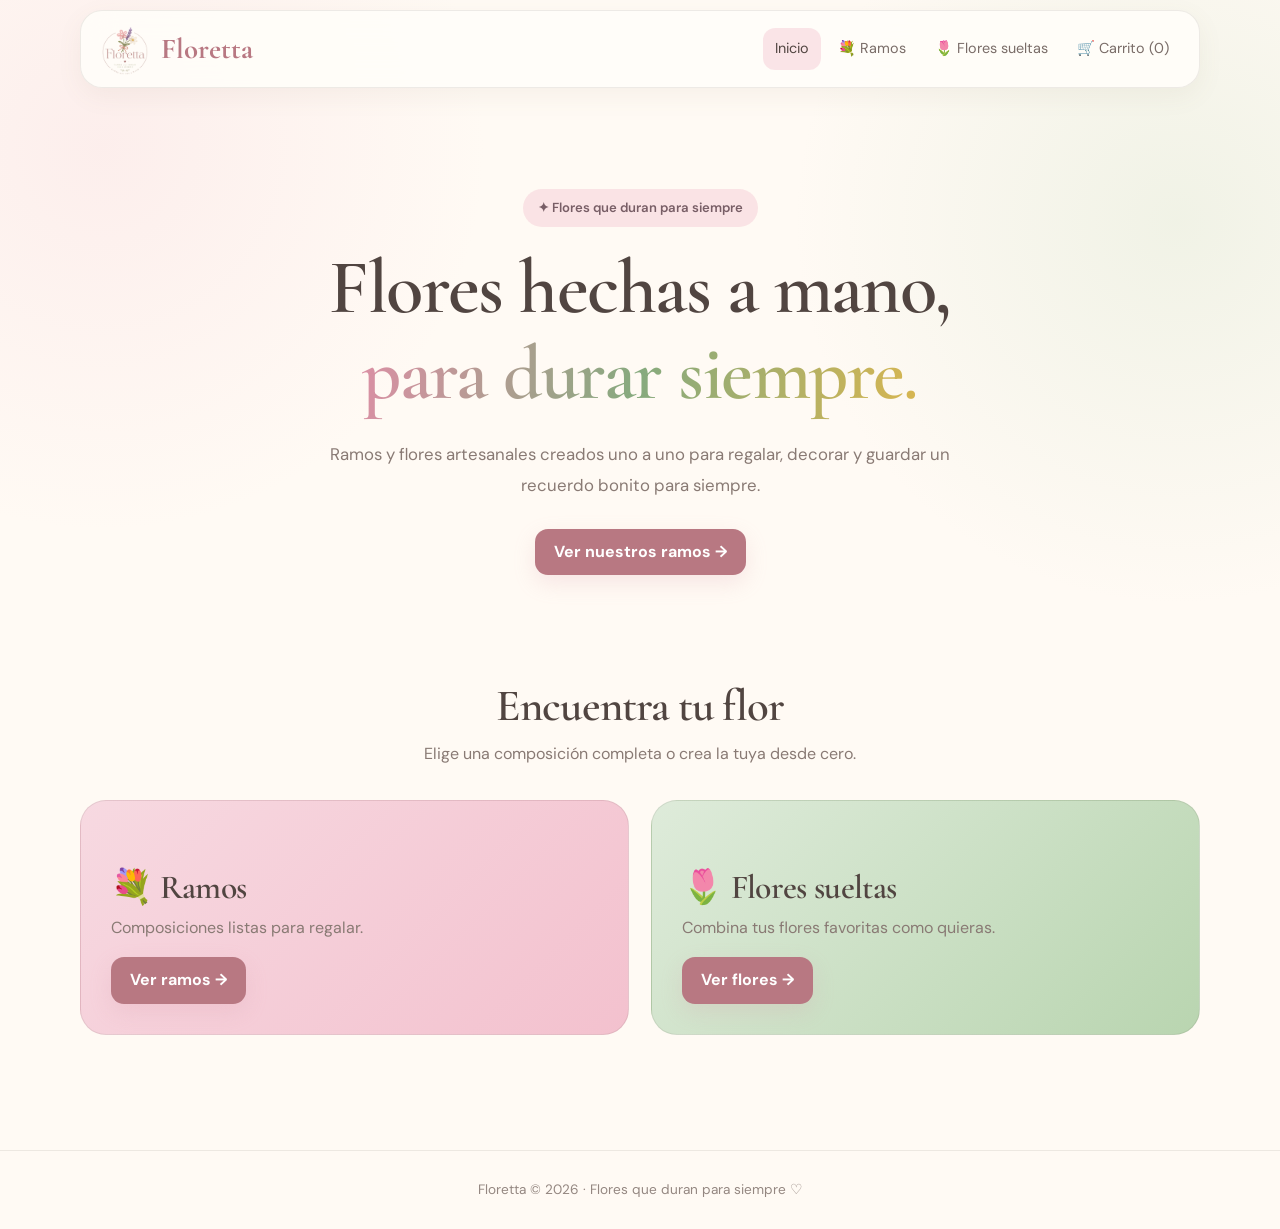
<file: index.html>
<!DOCTYPE html>
<html lang="es">
 <head>
  <meta charset="utf-8"/>
  <meta content="width=device-width,initial-scale=1" name="viewport"/>
  <title>
   Floretta &mdash; Flores artesanales
  </title>
  <link href="style.css" rel="stylesheet"/>
  <meta content="Floretta: flores y ramos artesanales hechos a mano para durar para siempre." name="description"/>
 </head>
 <body>
  <nav>
   <a class="logo-wrap" href="index.html">
    <img alt="Floretta" class="logo-img" src="logo-floretta.png"/>
    <span class="brand-name">
     Floretta
    </span>
   </a>
   <div class="links">
    <a class="active" href="index.html">
     Inicio
    </a>
    <a class="" href="ramos.html">
     💐 Ramos
    </a>
    <a class="" href="flores.html">
     🌷 Flores sueltas
    </a>
    <a href="carrito.html">
     🛒 Carrito (
     <span id="count">
      0
     </span>
     )
    </a>
   </div>
  </nav>
  <main>
   <section class="hero">
    <div class="hero-inner reveal">
     <span class="eyebrow">
      ✦ Flores que duran para siempre
     </span>
     <h1>
      Flores hechas a mano,
      <br/>
      <span class="gradient">
       para durar siempre.
      </span>
     </h1>
     <p>
      Ramos y flores artesanales creados uno a uno para regalar, decorar y guardar un recuerdo bonito para siempre.
     </p>
     <a class="btn" href="ramos.html">
      Ver nuestros ramos &rarr;
     </a>
    </div>
   </section>
   <section class="section">
    <div class="section-title reveal">
     <h2>
      Encuentra tu flor
     </h2>
     <p>
      Elige una composici&oacute;n completa o crea la tuya desde cero.
     </p>
    </div>
    <div class="categories">
     <a class="category cat-pink reveal" href="ramos.html">
      <h3>
       💐 Ramos
      </h3>
      <p>
       Composiciones listas para regalar.
      </p>
      <span class="btn">
       Ver ramos &rarr;
      </span>
     </a>
     <a class="category cat-green reveal" href="flores.html">
      <h3>
       🌷 Flores sueltas
      </h3>
      <p>
       Combina tus flores favoritas como quieras.
      </p>
      <span class="btn">
       Ver flores &rarr;
      </span>
     </a>
    </div>
   </section>
  </main>
  <footer>
   Floretta &copy; 2026 &middot; Flores que duran para siempre ♡
  </footer>
  <div id="toast">
  </div>
  <script src="script.js">
  </script>
 </body>
</html>
</file>
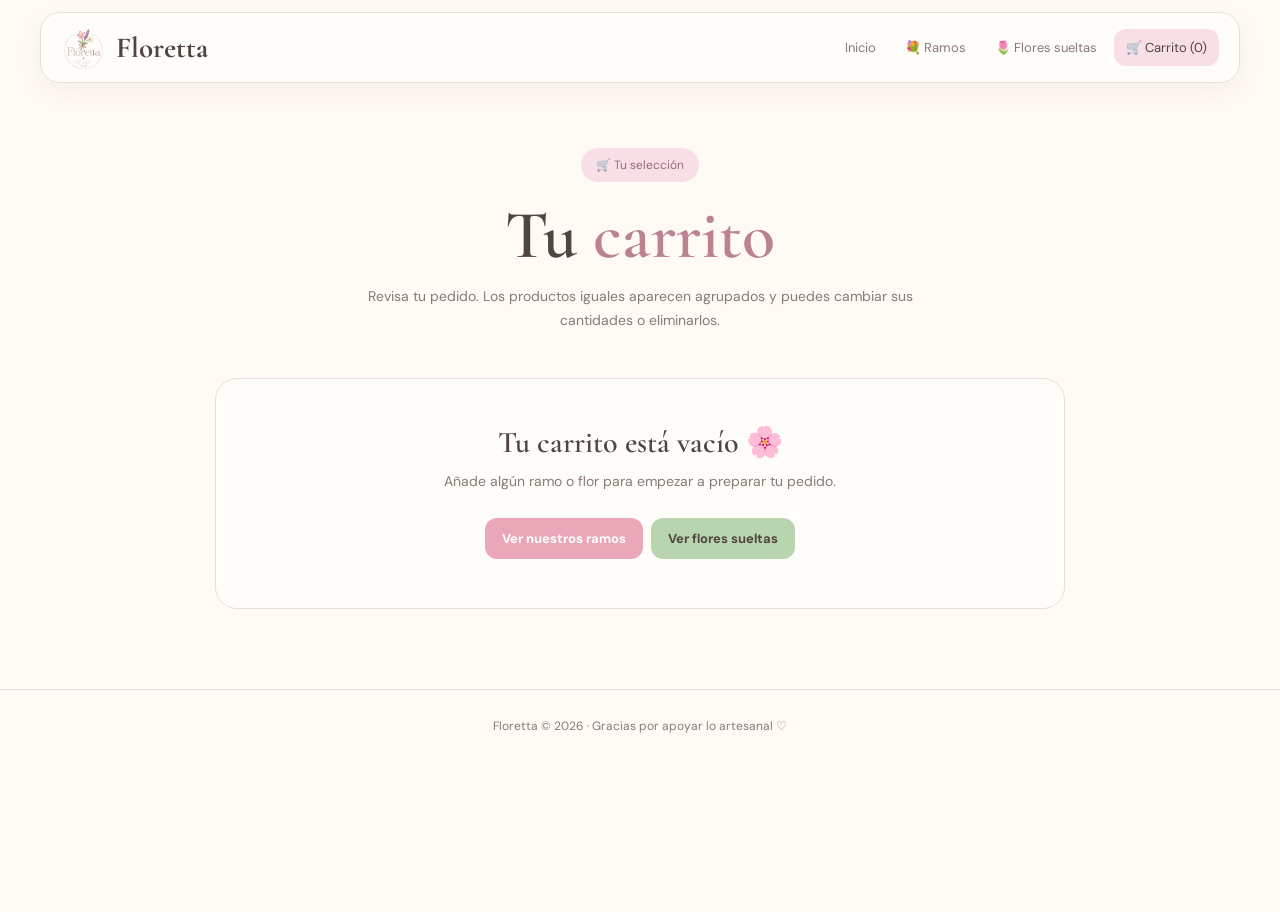
<file: carrito.html>
<!DOCTYPE html>
<html lang="es">
<head>
<meta charset="UTF-8">
<meta name="viewport" content="width=device-width, initial-scale=1.0">
<title>Floretta — Carrito</title>
<link rel="preconnect" href="https://fonts.googleapis.com">
<link rel="preconnect" href="https://fonts.gstatic.com" crossorigin>
<link href="https://fonts.googleapis.com/css2?family=Cormorant+Garamond:wght@400;500;600;700&family=DM+Sans:wght@400;500;600;700&display=swap" rel="stylesheet">
<style>
:root{--cream:#fffaf4;--white:#fffdf9;--pink:#e9a7b8;--pink-light:#f8dfe6;--green:#b9d5b0;--brown:#514541;--muted:#897a74;--border:#eaded8;--red:#b85e68;--wa:#25d366}
*{box-sizing:border-box;margin:0;padding:0}body{min-height:100vh;background:var(--cream);color:var(--brown);font-family:"DM Sans",sans-serif}a{color:inherit;text-decoration:none}
nav{position:sticky;top:12px;z-index:10;width:calc(100% - 32px);max-width:1200px;margin:12px auto 0;padding:12px 20px;display:flex;align-items:center;justify-content:space-between;gap:20px;background:#fffdf9f2;border:1px solid var(--border);border-radius:20px;box-shadow:0 8px 25px #78645a12;backdrop-filter:blur(14px)}
.logo-wrap{display:flex;align-items:center;gap:10px}.logo-img{width:45px;height:45px;object-fit:contain}.brand-name{font-family:"Cormorant Garamond",serif;font-size:29px;font-weight:700}.links{display:flex;align-items:center;gap:5px}.links a{padding:10px 12px;border-radius:12px;color:var(--muted);font-size:13px}.links a:hover,.links a.active{background:var(--pink-light);color:var(--brown)}
.page-hero{text-align:center;padding:65px 20px 35px}.eyebrow{display:inline-block;padding:9px 15px;margin-bottom:18px;border-radius:30px;background:var(--pink-light);color:#946b77;font-size:12px}h1{font-family:"Cormorant Garamond",serif;font-size:clamp(44px,7vw,68px);font-weight:600;line-height:1.05}.gradient{color:#bb8292}.page-hero p{max-width:580px;margin:14px auto 0;color:var(--muted);line-height:1.7;font-size:14px}
.section{width:calc(100% - 32px);max-width:850px;margin:0 auto;padding:10px 0 80px}.cart-list{display:grid;gap:12px}.cart-item{display:grid;grid-template-columns:1fr auto auto;align-items:center;gap:18px;padding:18px 20px;background:var(--white);border:1px solid var(--border);border-radius:18px;box-shadow:0 6px 20px #78645a0a;animation:appear .25s ease}.item-name{font-family:"Cormorant Garamond",serif;font-size:24px;font-weight:600}.item-note{font-size:12px;color:var(--muted);margin-top:3px}.item-price{font-weight:700;white-space:nowrap}.item-total{display:block;color:var(--muted);font-size:12px;font-weight:400;margin-top:3px}
.quantity{display:flex;align-items:center;gap:9px}.quantity button{width:31px;height:31px;border:1px solid var(--border);border-radius:9px;background:#fff;color:var(--brown);font-size:18px;cursor:pointer}.quantity button:hover{background:var(--pink-light)}.remove{border:1px solid #e8c4c8;background:#fff4f4;color:var(--red);border-radius:11px;padding:9px 12px;font:600 12px "DM Sans",sans-serif;cursor:pointer}.remove:hover{background:#f8dfe6}
.summary{margin-top:20px;padding:22px;background:#fffdf9;border:1px solid var(--border);border-radius:20px}.summary-row{display:flex;justify-content:space-between;align-items:center;gap:15px;margin-bottom:16px}.total-label{color:var(--muted);font-size:14px}.total{font-size:27px;font-weight:700}.actions{display:flex;justify-content:space-between;gap:12px;flex-wrap:wrap}.btn{display:inline-flex;align-items:center;justify-content:center;padding:12px 17px;border:0;border-radius:12px;background:var(--pink);color:#fff;font:700 13px "DM Sans",sans-serif;cursor:pointer;transition:.2s}.btn:hover{transform:translateY(-2px)}.btn.secondary{background:var(--green);color:var(--brown)}
.empty{text-align:center;padding:45px 22px;background:var(--white);border:1px solid var(--border);border-radius:22px}.empty h2{font:600 30px "Cormorant Garamond",serif}.empty p{margin:9px 0 22px;color:var(--muted);font-size:14px;line-height:1.6}.empty .btn{margin:4px}
footer{padding:28px 20px;border-top:1px solid var(--border);color:var(--muted);text-align:center;font-size:12px}#toast{position:fixed;right:20px;bottom:20px;z-index:30;max-width:calc(100% - 40px);padding:13px 17px;border:1px solid var(--border);border-radius:14px;background:var(--white);box-shadow:0 10px 30px #78645a22;font-size:13px;opacity:0;transform:translateY(12px);transition:.25s;pointer-events:none}#toast.show{opacity:1;transform:translateY(0)}
.modal-backdrop{position:fixed;inset:0;z-index:50;display:none;align-items:center;justify-content:center;padding:20px;background:#3e302c80;backdrop-filter:blur(5px)}.modal-backdrop.open{display:flex}.contact-modal{position:relative;width:100%;max-width:430px;padding:34px 27px 28px;background:var(--white);border:1px solid var(--border);border-radius:26px;box-shadow:0 25px 80px #291b1b35;text-align:center;animation:modalIn .22s ease}.modal-close{position:absolute;top:13px;right:14px;width:35px;height:35px;border:1px solid var(--border);border-radius:50%;background:#fff;color:var(--brown);font-size:21px;cursor:pointer}.modal-flower{width:60px;height:60px;margin:0 auto 14px;display:grid;place-items:center;border-radius:50%;background:var(--pink-light);font-size:29px}.contact-modal h2{font:600 34px "Cormorant Garamond",serif;margin-bottom:8px}.contact-modal>p{font-size:13px;color:var(--muted);line-height:1.65;margin-bottom:20px}.contact-option{display:flex;align-items:center;gap:13px;text-align:left;padding:14px;margin:10px 0;border:1px solid var(--border);border-radius:15px;background:#fff}.contact-icon{flex:0 0 40px;width:40px;height:40px;display:grid;place-items:center;border-radius:12px;background:var(--pink-light);font-size:19px}.contact-option small{display:block;color:var(--muted);font-size:11px;margin-bottom:3px}.contact-option strong{font-size:14px;overflow-wrap:anywhere}.contact-option.whatsapp{border-color:#bce9cc;background:#f6fff8}.contact-option.whatsapp .contact-icon{background:#d9f8e4}.contact-option.whatsapp strong{color:#167c3b}.contact-hint{font-size:11px!important;margin:15px 0 0!important}
@keyframes appear{from{opacity:0;transform:translateY(8px)}to{opacity:1;transform:translateY(0)}}@keyframes modalIn{from{opacity:0;transform:translateY(8px) scale(.98)}to{opacity:1;transform:translateY(0) scale(1)}}@media(max-width:600px){nav{position:relative;top:0;flex-direction:column;gap:8px;padding:10px}.links{justify-content:center;flex-wrap:wrap}.links a{font-size:11px;padding:8px}.page-hero{padding:45px 16px 28px}.cart-item{grid-template-columns:1fr auto;gap:12px;padding:15px}.item-price{grid-column:1}.quantity{grid-column:2;grid-row:1}.remove{grid-column:1/3;justify-self:end}.actions{flex-direction:column}.actions .btn{width:100%}.contact-modal{padding:32px 18px 24px}}
</style>
</head>
<body>
<nav>
  <a class="logo-wrap" href="index.html"><img class="logo-img" src="logo-floretta.png" alt="Logo de Floretta"><span class="brand-name">Floretta</span></a>
  <div class="links"><a href="index.html">Inicio</a><a href="ramos.html">💐 Ramos</a><a href="flores.html">🌷 Flores sueltas</a><a class="active" href="carrito.html">🛒 Carrito (<span id="count">0</span>)</a></div>
</nav>
<main>
  <section class="page-hero"><span class="eyebrow">🛒 Tu selección</span><h1>Tu <span class="gradient">carrito</span></h1><p>Revisa tu pedido. Los productos iguales aparecen agrupados y puedes cambiar sus cantidades o eliminarlos.</p></section>
  <section class="section"><div id="cartItems" class="cart-list" aria-live="polite"></div><div id="summary"></div></section>
</main>
<footer>Floretta © 2026 · Gracias por apoyar lo artesanal ♡</footer>
<div id="toast" role="status" aria-live="polite"></div>

<div class="modal-backdrop" id="contactModal" role="dialog" aria-modal="true" aria-labelledby="contactTitle">
  <div class="contact-modal">
    <button class="modal-close" id="closeModal" type="button" aria-label="Cerrar ventana">×</button>
    <div class="modal-flower">💐</div>
    <h2 id="contactTitle">¡Hablemos de tu pedido!</h2>
    <p>Gracias por elegir Floretta. Escríbeme para confirmar los detalles y preparar tus flores con cariño.</p>
    <a class="contact-option whatsapp" id="whatsappLink" href="https://wa.me/34630379517" target="_blank" rel="noopener noreferrer">
      <span class="contact-icon">✆</span><span><small>WhatsApp</small><strong>630 379 517 · Abrir chat</strong></span>
    </a>
    <a class="contact-option" id="instagramLink" href="https://www.instagram.com/floretta_ramoseternos/" target="_blank" rel="noopener noreferrer">
      <span class="contact-icon">♡</span><span><small>Instagram</small><strong>@floretta_ramoseternos</strong></span>
    </a>
    <a class="contact-option" id="emailLink" href="mailto:floretta.ramoseternos@gmail.com">
      <span class="contact-icon">✉</span><span><small>Correo electrónico</small><strong>floretta.ramoseternos@gmail.com</strong></span>
    </a>
    <p class="contact-hint">El correo es de ejemplo. Puedes cambiarlo en el código de <strong>carrito.html</strong>.</p>
  </div>
</div>

<script>
const CART_KEY="floresCart",countEl=document.getElementById("count"),itemsEl=document.getElementById("cartItems"),summaryEl=document.getElementById("summary"),toastEl=document.getElementById("toast");
let toastTimer;
function readCart(){try{const data=JSON.parse(localStorage.getItem(CART_KEY)||"[]");return Array.isArray(data)?data:[]}catch(e){return []}}
function priceToNumber(price){const n=Number.parseFloat(String(price||"").replace(/[^\d,.-]/g,"").replace(",","."));return Number.isFinite(n)?n:0}
function formatPrice(value){return value.toLocaleString("es-ES",{style:"currency",currency:"EUR"})}
function saveCart(cart){localStorage.setItem(CART_KEY,JSON.stringify(cart));countEl.textContent=cart.reduce((sum,item)=>sum+(Number(item.quantity)||1),0)}
function showToast(message){toastEl.textContent=message;toastEl.classList.add("show");clearTimeout(toastTimer);toastTimer=setTimeout(()=>toastEl.classList.remove("show"),2100)}
function escapeHTML(value){return String(value).replace(/[&<>"']/g,c=>({"&":"&amp;","<":"&lt;",">":"&gt;",'"':"&quot;","'":"&#39;"}[c]))}
function getGroupedCart(){const grouped=[];for(const item of readCart()){const name=String(item.name||"Producto"),price=String(item.price||"0 €"),existing=grouped.find(x=>x.name.toLowerCase()===name.toLowerCase()&&priceToNumber(x.price)===priceToNumber(price)),quantity=Math.max(1,Number(item.quantity)||1);if(existing)existing.quantity+=quantity;else grouped.push({name,price,quantity})}return grouped}
function persistGroupedCart(grouped){saveCart(grouped.map(item=>({name:item.name,price:item.price,quantity:item.quantity})))}
function removeItem(index){const cart=getGroupedCart();if(!cart[index])return;const name=cart[index].name;cart.splice(index,1);persistGroupedCart(cart);renderCart();showToast(name+" eliminado del carrito")}
function changeQuantity(index,delta){const cart=getGroupedCart();if(!cart[index])return;cart[index].quantity+=delta;if(cart[index].quantity<=0){const name=cart[index].name;cart.splice(index,1);showToast(name+" eliminado del carrito")}else showToast("Cantidad actualizada");persistGroupedCart(cart);renderCart()}
function renderCart(){const cart=getGroupedCart();persistGroupedCart(cart);if(!cart.length){itemsEl.innerHTML='<div class="empty"><h2>Tu carrito está vacío 🌸</h2><p>Añade algún ramo o flor para empezar a preparar tu pedido.</p><a class="btn" href="ramos.html">Ver nuestros ramos</a><a class="btn secondary" href="flores.html">Ver flores sueltas</a></div>';summaryEl.innerHTML="";return}
itemsEl.innerHTML=cart.map((item,index)=>`<article class="cart-item"><div><div class="item-name">🌸 ${escapeHTML(item.name)}</div><div class="item-note">Precio por unidad: ${formatPrice(priceToNumber(item.price))}</div></div><div class="item-price">${formatPrice(priceToNumber(item.price)*item.quantity)}<span class="item-total">${item.quantity} ${item.quantity===1?"unidad":"unidades"}</span></div><div class="quantity" aria-label="Cantidad de ${escapeHTML(item.name)}"><button type="button" data-minus="${index}" aria-label="Quitar una unidad">−</button><span>${item.quantity}</span><button type="button" data-plus="${index}" aria-label="Añadir una unidad">+</button></div><button class="remove" type="button" data-remove="${index}">✕ Eliminar producto</button></article>`).join("");
const total=cart.reduce((sum,item)=>sum+priceToNumber(item.price)*item.quantity,0),units=cart.reduce((sum,item)=>sum+item.quantity,0);
summaryEl.innerHTML=`<div class="summary"><div class="summary-row"><span class="total-label">Total (${units} ${units===1?"producto":"productos"})</span><strong class="total">${formatPrice(total)}</strong></div><div class="actions"><button class="btn secondary" id="clearCart" type="button">Vaciar carrito</button><button class="btn" id="contactButton" type="button">Contáctame ♡</button></div></div>`;
itemsEl.querySelectorAll("[data-remove]").forEach(b=>b.addEventListener("click",()=>removeItem(Number(b.dataset.remove))));itemsEl.querySelectorAll("[data-minus]").forEach(b=>b.addEventListener("click",()=>changeQuantity(Number(b.dataset.minus),-1)));itemsEl.querySelectorAll("[data-plus]").forEach(b=>b.addEventListener("click",()=>changeQuantity(Number(b.dataset.plus),1)));
document.getElementById("clearCart").addEventListener("click",()=>{if(confirm("¿Quieres eliminar todos los productos del carrito?")){persistGroupedCart([]);renderCart();showToast("Carrito vacío")}});
document.getElementById("contactButton").addEventListener("click",openContactModal)}
const modal=document.getElementById("contactModal");
function openContactModal(){modal.classList.add("open");document.getElementById("closeModal").focus()}
function closeContactModal(){modal.classList.remove("open")}
document.getElementById("closeModal").addEventListener("click",closeContactModal);
modal.addEventListener("click",event=>{if(event.target===modal)closeContactModal()});
document.addEventListener("keydown",event=>{if(event.key==="Escape")closeContactModal()});
renderCart();
</script>
</body>
</html>
</file>
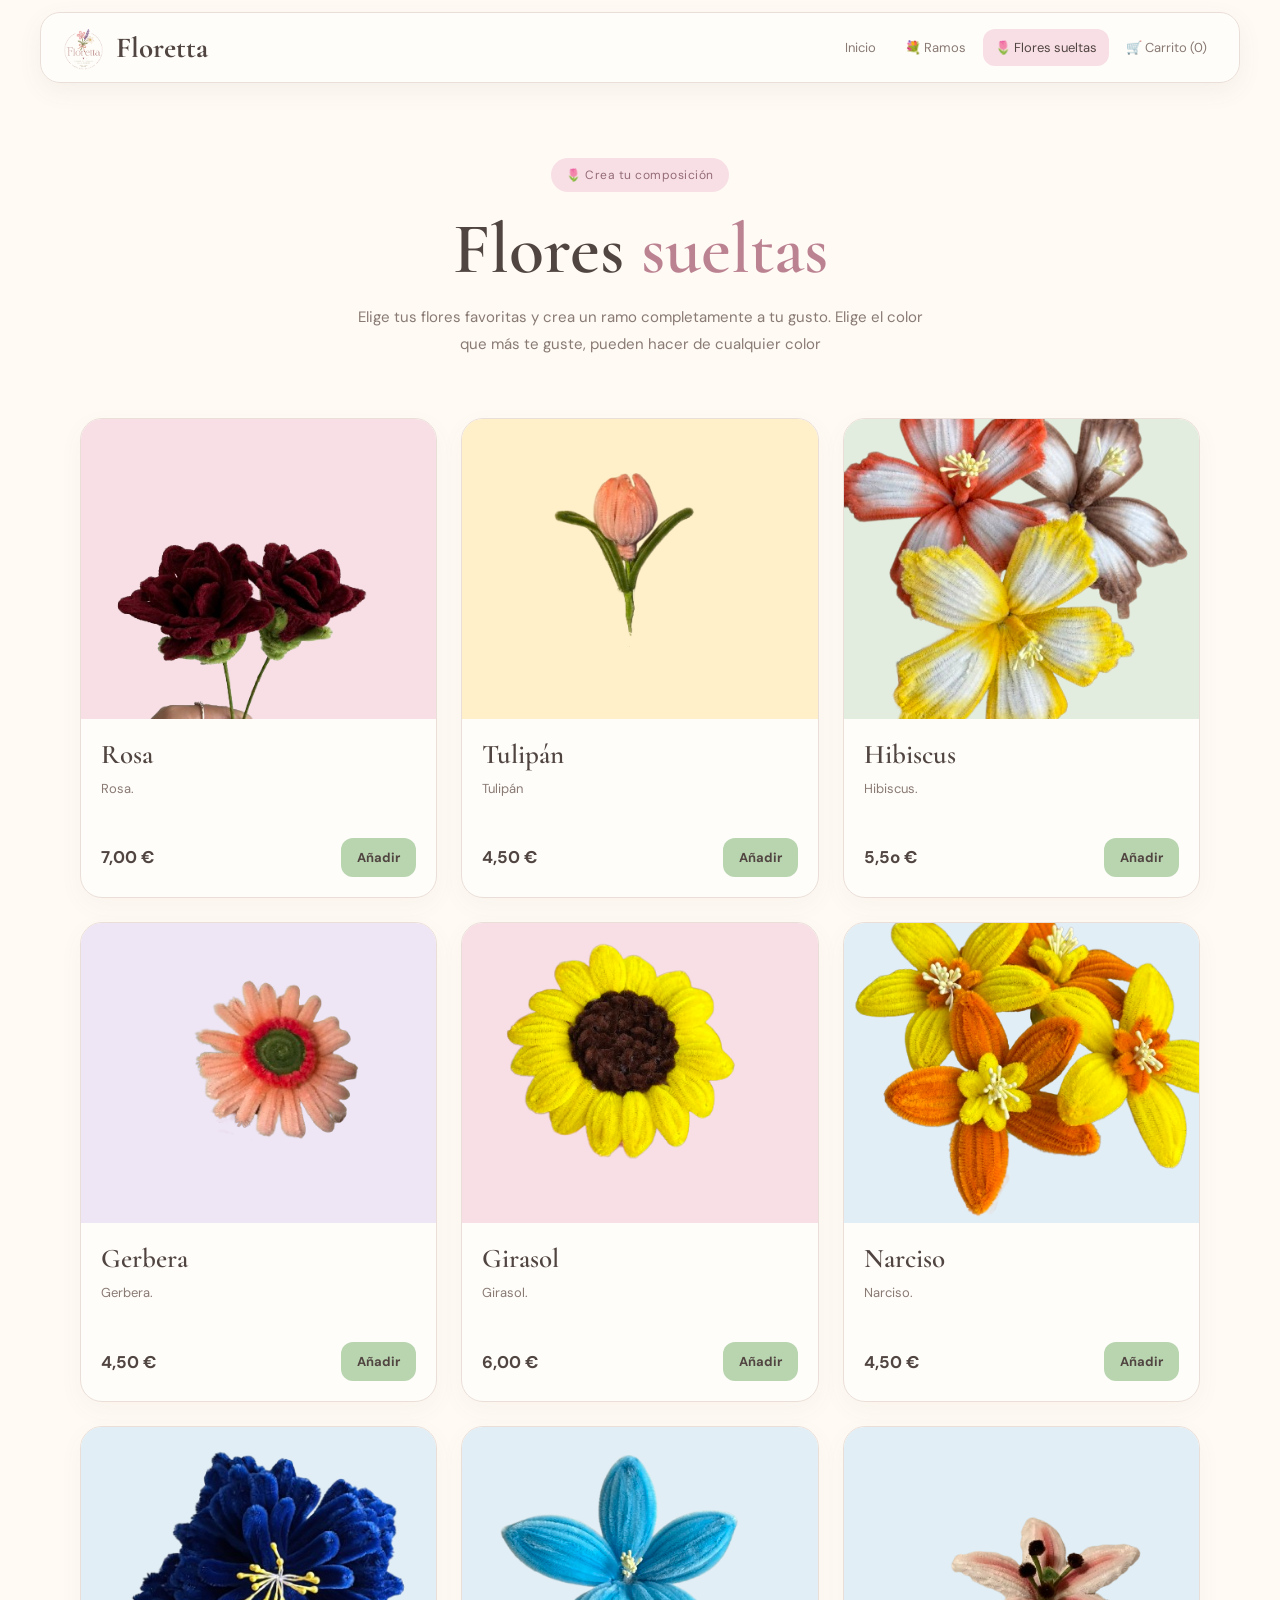
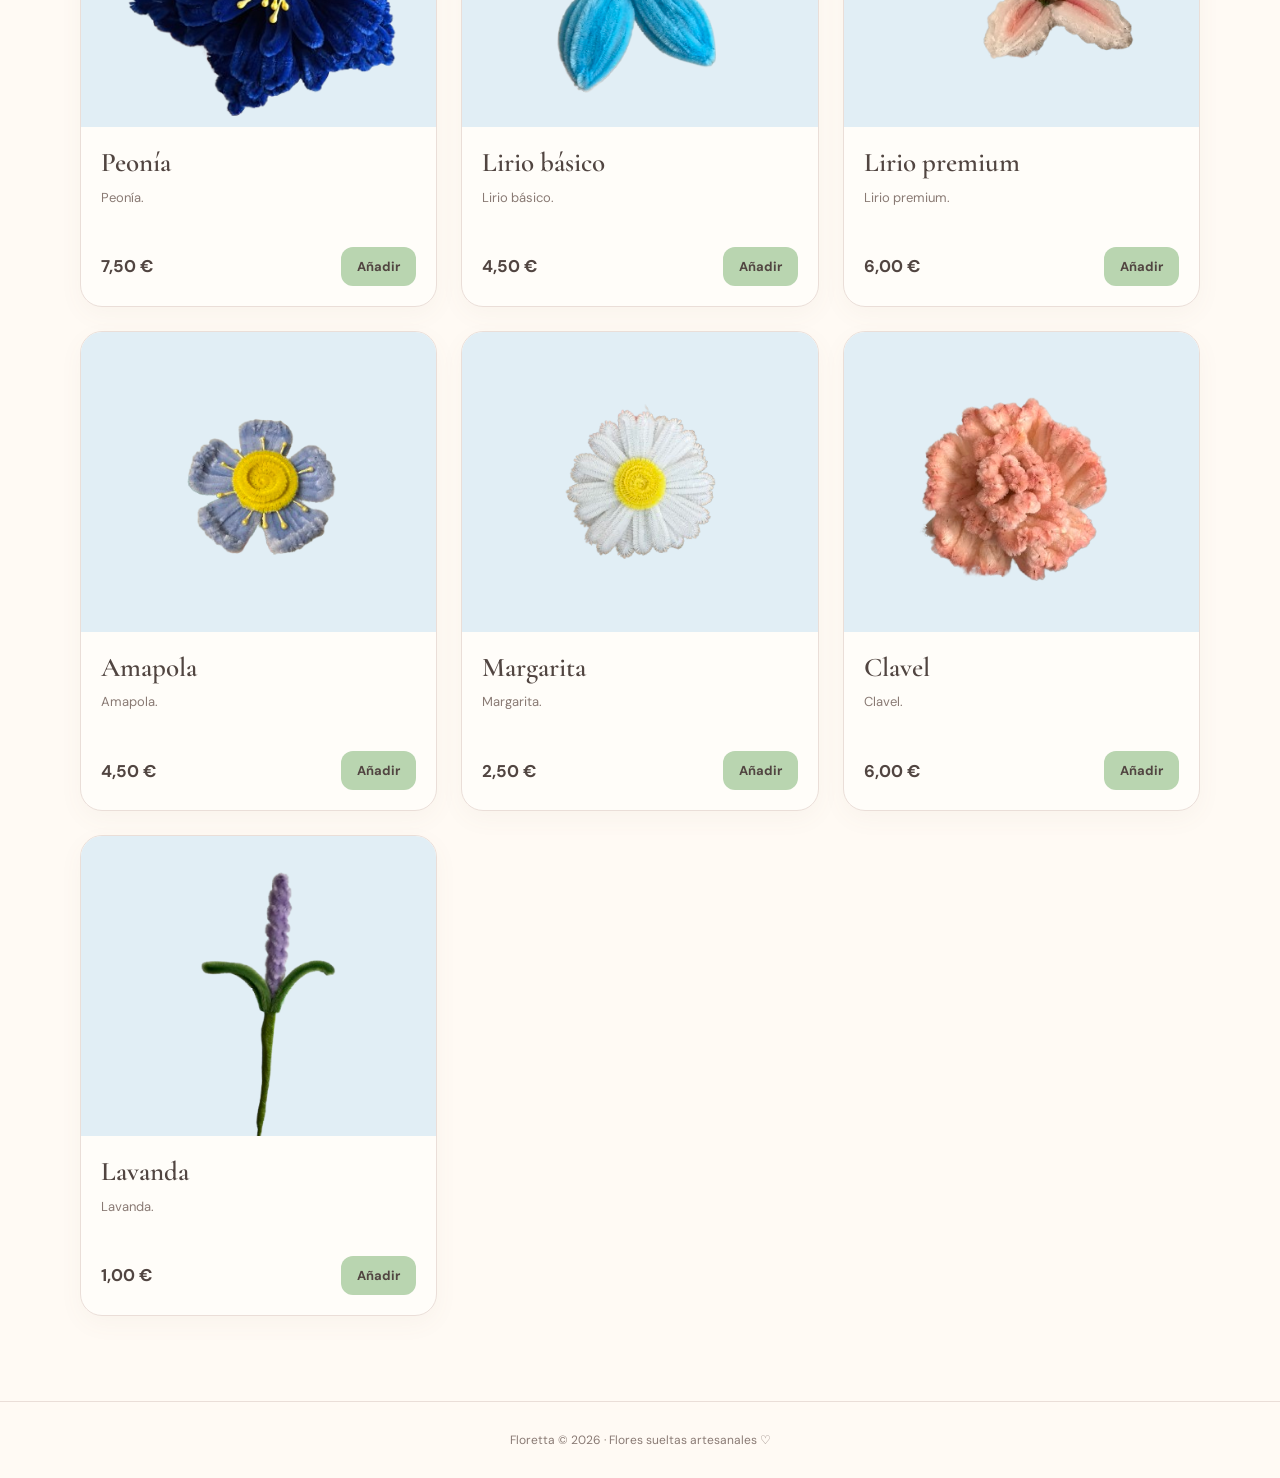
<file: flores.html>
<!DOCTYPE html>
<html lang="es">
<head>
  <meta charset="UTF-8">
  <meta name="viewport" content="width=device-width, initial-scale=1.0">
  <meta name="description" content="Floretta: flores artesanales sueltas hechas a mano para durar para siempre.">
  <title>Floretta — Flores sueltas</title>

  <link rel="preconnect" href="https://fonts.googleapis.com">
  <link rel="preconnect" href="https://fonts.gstatic.com" crossorigin>
  <link href="https://fonts.googleapis.com/css2?family=Cormorant+Garamond:wght@400;500;600;700&family=DM+Sans:wght@400;500;600;700&display=swap" rel="stylesheet">

  <style>
    :root {
      --cream: #fffaf4;
      --white: #fffdf9;
      --pink: #e9a7b8;
      --pink-light: #f8dfe6;
      --green: #b9d5b0;
      --yellow: #f5df9c;
      --lavender: #d9c9e9;
      --blue: #d9eaf4;
      --brown: #514541;
      --muted: #897a74;
      --border: #eaded8;
    }

    * { box-sizing: border-box; margin: 0; padding: 0; }
    html { scroll-behavior: smooth; }
    body {
      min-height: 100vh;
      background: var(--cream);
      color: var(--brown);
      font-family: "DM Sans", sans-serif;
    }
    a { color: inherit; text-decoration: none; }

    nav {
      position: sticky;
      top: 12px;
      z-index: 100;
      width: calc(100% - 32px);
      max-width: 1200px;
      margin: 12px auto 0;
      padding: 12px 20px;
      display: flex;
      align-items: center;
      justify-content: space-between;
      gap: 20px;
      background: rgba(255, 253, 249, .95);
      border: 1px solid var(--border);
      border-radius: 20px;
      box-shadow: 0 8px 25px #78645a12;
      backdrop-filter: blur(14px);
    }
    .logo-wrap { display: flex; align-items: center; gap: 10px; flex-shrink: 0; }
    .logo-img { width: 45px; height: 45px; object-fit: contain; }
    .brand-name {
      font-family: "Cormorant Garamond", serif;
      font-size: 29px;
      font-weight: 700;
    }
    .links { display: flex; align-items: center; gap: 5px; }
    .links a {
      padding: 10px 12px;
      border-radius: 12px;
      color: var(--muted);
      font-size: 13px;
      transition: background .25s, color .25s;
    }
    .links a:hover, .links a.active {
      background: var(--pink-light);
      color: var(--brown);
    }

    .page-hero { text-align: center; padding: 75px 20px 50px; }
    .eyebrow {
      display: inline-block;
      padding: 9px 15px;
      margin-bottom: 20px;
      border-radius: 30px;
      background: var(--pink-light);
      color: #946b77;
      font-size: 12px;
      letter-spacing: .5px;
    }
    h1 {
      font-family: "Cormorant Garamond", serif;
      font-size: clamp(44px, 7vw, 72px);
      font-weight: 600;
      line-height: 1.05;
    }
    .gradient { color: #bb8292; }
    .page-hero p {
      max-width: 580px;
      margin: 16px auto 0;
      color: var(--muted);
      font-size: 15px;
      line-height: 1.8;
    }

    .section {
      width: calc(100% - 32px);
      max-width: 1120px;
      margin: 0 auto;
      padding: 10px 0 85px;
    }
    .grid {
      display: grid;
      grid-template-columns: repeat(3, minmax(0, 1fr));
      gap: 24px;
    }
    .card {
      min-width: 0;
      overflow: hidden;
      background: var(--white);
      border: 1px solid var(--border);
      border-radius: 22px;
      box-shadow: 0 8px 24px #78645a0c;
      transition: transform .3s ease, box-shadow .3s ease;
    }
    .card:hover {
      transform: translateY(-6px);
      box-shadow: 0 18px 35px #78645a20;
    }

    /* Todas las fotos usan el mismo marco y llenan el espacio sin deformarse. */
    .product-art {
      width: 100%;
      height: 300px;
      overflow: hidden;
      display: flex;
      align-items: center;
      justify-content: center;
      background: var(--pink-light);
    }
    .product-art.pink { background: #f8dfe6; }
    .product-art.yellow { background: #fff0c9; }
    .product-art.green { background: #e3eddf; }
    .product-art.lav { background: #eee5f5; }
    .product-art.blue { background: #e1eef5; }
    .product-art img {
      display: block;
      width: 100%;
      height: 100%;
      object-fit: cover;
      object-position: center;
    }

    .info { padding: 20px; }
    .info h2, .info h3 {
      font-family: "Cormorant Garamond", serif;
      font-size: 27px;
      font-weight: 600;
      line-height: 1.2;
    }
    .desc {
      min-height: 42px;
      margin-top: 8px;
      color: var(--muted);
      font-size: 13px;
      line-height: 1.6;
    }
    .row {
      display: flex;
      align-items: center;
      justify-content: space-between;
      flex-wrap: wrap;
      gap: 12px;
      margin-top: 17px;
    }
    .price { font-size: 17px; font-weight: 700; white-space: nowrap; }
    .add {
      padding: 11px 16px;
      border: 0;
      border-radius: 12px;
      background: var(--green);
      color: var(--brown);
      font-family: inherit;
      font-size: 13px;
      font-weight: 700;
      cursor: pointer;
      transition: transform .2s, background .2s;
    }
    .add:hover { background: #a6c99d; transform: scale(1.04); }

    footer {
      padding: 30px 20px;
      border-top: 1px solid var(--border);
      color: var(--muted);
      text-align: center;
      font-size: 12px;
    }
    .reveal { animation: appear .65s ease both; }
    @keyframes appear {
      from { opacity: 0; transform: translateY(18px); }
      to { opacity: 1; transform: translateY(0); }
    }
    #toast {
      position: fixed;
      right: 20px;
      bottom: 20px;
      z-index: 200;
      max-width: calc(100% - 40px);
      padding: 14px 18px;
      border: 1px solid var(--border);
      border-radius: 14px;
      background: var(--white);
      box-shadow: 0 10px 30px #78645a22;
      font-size: 13px;
      opacity: 0;
      transform: translateY(15px);
      pointer-events: none;
      transition: .25s;
    }
    #toast.show { opacity: 1; transform: translateY(0); }

    @media (max-width: 850px) {
      .grid { grid-template-columns: repeat(2, minmax(0, 1fr)); gap: 16px; }
      .product-art { height: 260px; }
      nav { padding: 10px 12px; }
      .links a { padding: 9px 8px; font-size: 12px; }
    }
    @media (max-width: 560px) {
      nav { position: relative; top: 0; flex-direction: column; gap: 8px; }
      .links { width: 100%; justify-content: center; flex-wrap: wrap; }
      .links a { font-size: 11px; padding: 8px; }
      .page-hero { padding: 55px 18px 35px; }
      h1 { font-size: 46px; }
      .page-hero p { font-size: 14px; }
      .grid { grid-template-columns: 1fr; max-width: 400px; margin: 0 auto; }
      .product-art { height: 320px; }
      .info { padding: 18px; }
    }
    @media (prefers-reduced-motion: reduce) {
      *, *::before, *::after {
        animation-duration: .01ms !important;
        transition-duration: .01ms !important;
        scroll-behavior: auto !important;
      }
    }
  </style>
</head>

<body>
  <nav>
    <a class="logo-wrap" href="index.html">
      <img alt="Logo de Floretta" class="logo-img" src="logo-floretta.png">
      <span class="brand-name">Floretta</span>
    </a>
    <div class="links">
      <a href="index.html">Inicio</a>
      <a href="ramos.html">💐 Ramos</a>
      <a class="active" href="flores.html">🌷 Flores sueltas</a>
      <a href="carrito.html">🛒 Carrito (<span id="count">0</span>)</a>
    </div>
  </nav>

  <main>
    <section class="page-hero">
      <span class="eyebrow">🌷 Crea tu composición</span>
      <h1>Flores <span class="gradient">sueltas</span></h1>
      <p>Elige tus flores favoritas y crea un ramo completamente a tu gusto. Elige el color que más te guste, pueden hacer de cualquier color</p>
    </section>

    <section class="section">
      <div class="grid">
        <article class="card reveal">
          <div class="product-art pink">
            <img src="img/rosa.png" alt="Rosa" loading="lazy">
          </div>
          <div class="info">
            <h3>Rosa</h3>
            <p class="desc">Rosa.</p>
            <div class="row">
              <span class="price">7,00 €</span>
              <button class="add" data-name="Rosa" data-price="7,00 €">Añadir</button>
            </div>
          </div>
        </article>

        <article class="card reveal">
          <div class="product-art yellow">
            <img src="img/Tulipan.png" alt="Tulipán" loading="lazy">
          </div>
          <div class="info">
            <h3>Tulipán</h3>
            <p class="desc">Tulipán</p>
            <div class="row">
              <span class="price">4,50 €</span>
              <button class="add" data-name="Tulipán" data-price="4,50 €">Añadir</button>
            </div>
          </div>
        </article>

        <article class="card reveal">
          <div class="product-art green">
            <img src="img/Hibiscus.png" alt="Hibiscus" loading="lazy">
          </div>
          <div class="info">
            <h3>Hibiscus</h3>
            <p class="desc">Hibiscus.</p>
            <div class="row">
              <span class="price">5,5o €</span>
              <button class="add" data-name="Hibiscus" data-price="5,50 €">Añadir</button>
            </div>
          </div>
        </article>

        <article class="card reveal">
          <div class="product-art lav">
            <img src="img/Gerberas.png" alt="Gerbera" loading="lazy">
          </div>
          <div class="info">
            <h3>Gerbera</h3>
            <p class="desc">Gerbera.</p>
            <div class="row">
              <span class="price">4,50 €</span>
              <button class="add" data-name="Gerbera" data-price="4,50 €">Añadir</button>
            </div>
          </div>
        </article>

        <article class="card reveal">
          <div class="product-art pink">
            <img src="img/GIRASOL.png" alt="Girasol" loading="lazy">
          </div>
          <div class="info">
            <h3>Girasol</h3>
            <p class="desc">Girasol.</p>
            <div class="row">
              <span class="price"> 6,00 €</span>
              <button class="add" data-name="Girasol" data-price="6,00 €">Añadir</button>
            </div>
          </div>
        </article>

        <article class="card reveal">
          <div class="product-art blue">
            <img src="img/NARCISO.png" alt="Narciso" loading="lazy">
          </div>
          <div class="info">
            <h3>Narciso</h3>
            <p class="desc">Narciso.</p>
            <div class="row">
              <span class="price">4,50 €</span>
              <button class="add" data-name="Narciso" data-price="4,5o €">Añadir</button>
            </div>
          </div>
        </article>
        <article class="card reveal">
          <div class="product-art blue">
            <img src="img/peonia.png" alt="Peonía" loading="lazy">
          </div>
          <div class="info">
            <h3>Peonía</h3>
            <p class="desc">Peonía.</p>
            <div class="row">
              <span class="price">7,50 €</span>
              <button class="add" data-name="Peonía" data-price="7,50 €">Añadir</button>
            </div>
          </div>
        </article>
        </article>
        <article class="card reveal">
          <div class="product-art blue">
            <img src="img/lirio_báisco.png" alt="Lirio básico" loading="lazy">
          </div>
          <div class="info">
            <h3>Lirio básico</h3>
            <p class="desc">Lirio básico.</p>
            <div class="row">
              <span class="price">4,50 €</span>
              <button class="add" data-name="Lirio básico" data-price="4,5o €">Añadir</button>
            </div>
          </div>
        </article>

         </article>
        <article class="card reveal">
          <div class="product-art blue">
            <img src="img/Lirio.png" alt="Lirio premium" loading="lazy">
          </div>
          <div class="info">
            <h3>Lirio premium</h3>
            <p class="desc">Lirio premium.</p>
            <div class="row">
              <span class="price">6,00 €</span>
              <button class="add" data-name="Lirio premium" data-price="6,00 €">Añadir</button>
            </div>
          </div>
        </article>
         </article>
        <article class="card reveal">
          <div class="product-art blue">
            <img src="img/amapola.png" alt="Amapola" loading="lazy">
          </div>
          <div class="info">
            <h3>Amapola</h3>
            <p class="desc">Amapola.</p>
            <div class="row">
              <span class="price">4,50 €</span>
              <button class="add" data-name="Amapola" data-price="4,5o €">Añadir</button>
            </div>
          </div>
        </article>

          </article>
        <article class="card reveal">
          <div class="product-art blue">
            <img src="img/margarita.png" alt="Margarita" loading="lazy">
          </div>
          <div class="info">
            <h3>Margarita</h3>
            <p class="desc">Margarita.</p>
            <div class="row">
              <span class="price">2,50 €</span>
              <button class="add" data-name="Margarita" data-price="2,5o €">Añadir</button>
            </div>
          </div>
        </article>

  </article>
        <article class="card reveal">
          <div class="product-art blue">
            <img src="img/clavel.png" alt="Flor nube" loading="lazy">
          </div>
          <div class="info">
            <h3>Clavel</h3>
            <p class="desc">Clavel.</p>
            <div class="row">
              <span class="price">6,00 €</span>
              <button class="add" data-name="clavel" data-price="6,00 €">Añadir</button>
            </div>
          </div>
        </article>

         <article class="card reveal">
          <div class="product-art blue">
            <img src="img/lavanda.png" alt="Lavanda" loading="lazy">
          </div>
          <div class="info">
            <h3>Lavanda</h3>
            <p class="desc">Lavanda.</p>
            <div class="row">
              <span class="price">1,00 €</span>
              <button class="add" data-name="lavanda" data-price="1,00 €">Añadir</button>
            </div>
          </div>
        </article>


      </div>
    </section>
  </main>

  <footer>Floretta © 2026 · Flores sueltas artesanales ♡</footer>
  <div id="toast" role="status" aria-live="polite"></div>

  <script>
    let cart = [];
    try {
      cart = JSON.parse(localStorage.getItem("floresCart") || "[]");
      if (!Array.isArray(cart)) cart = [];
    } catch (error) {
      cart = [];
    }

    const count = document.getElementById("count");
    const toast = document.getElementById("toast");

    function updateCount() {
      count.textContent = cart.length;
    }

    function showToast(message) {
      toast.textContent = message;
      toast.classList.add("show");
      clearTimeout(showToast.timer);
      showToast.timer = setTimeout(() => toast.classList.remove("show"), 2000);
    }

    document.querySelectorAll(".add").forEach(button => {
      button.addEventListener("click", () => {
        cart.push({
          name: button.dataset.name,
          price: button.dataset.price
        });
        localStorage.setItem("floresCart", JSON.stringify(cart));
        updateCount();
        showToast("🌸 " + button.dataset.name + " añadido al carrito");
      });
    });

    updateCount();
  </script>
</body>
</html>
</file>
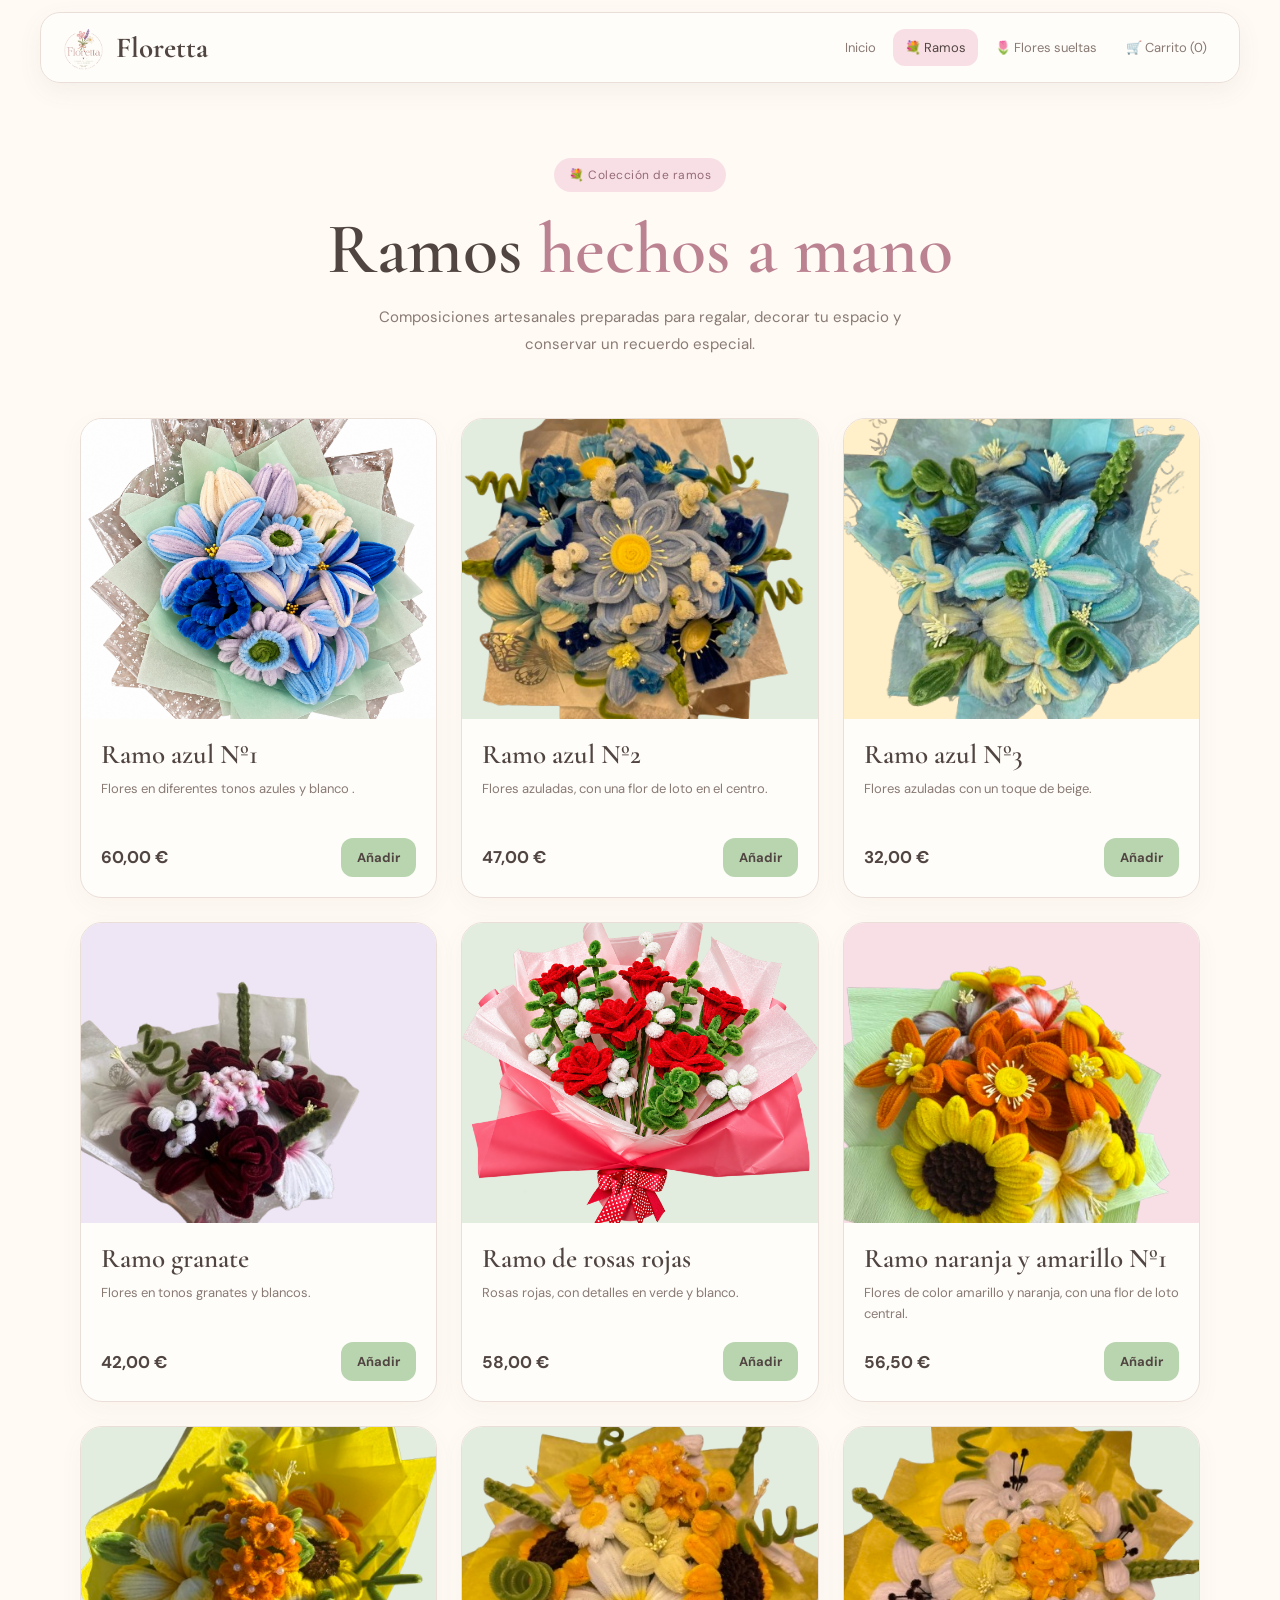
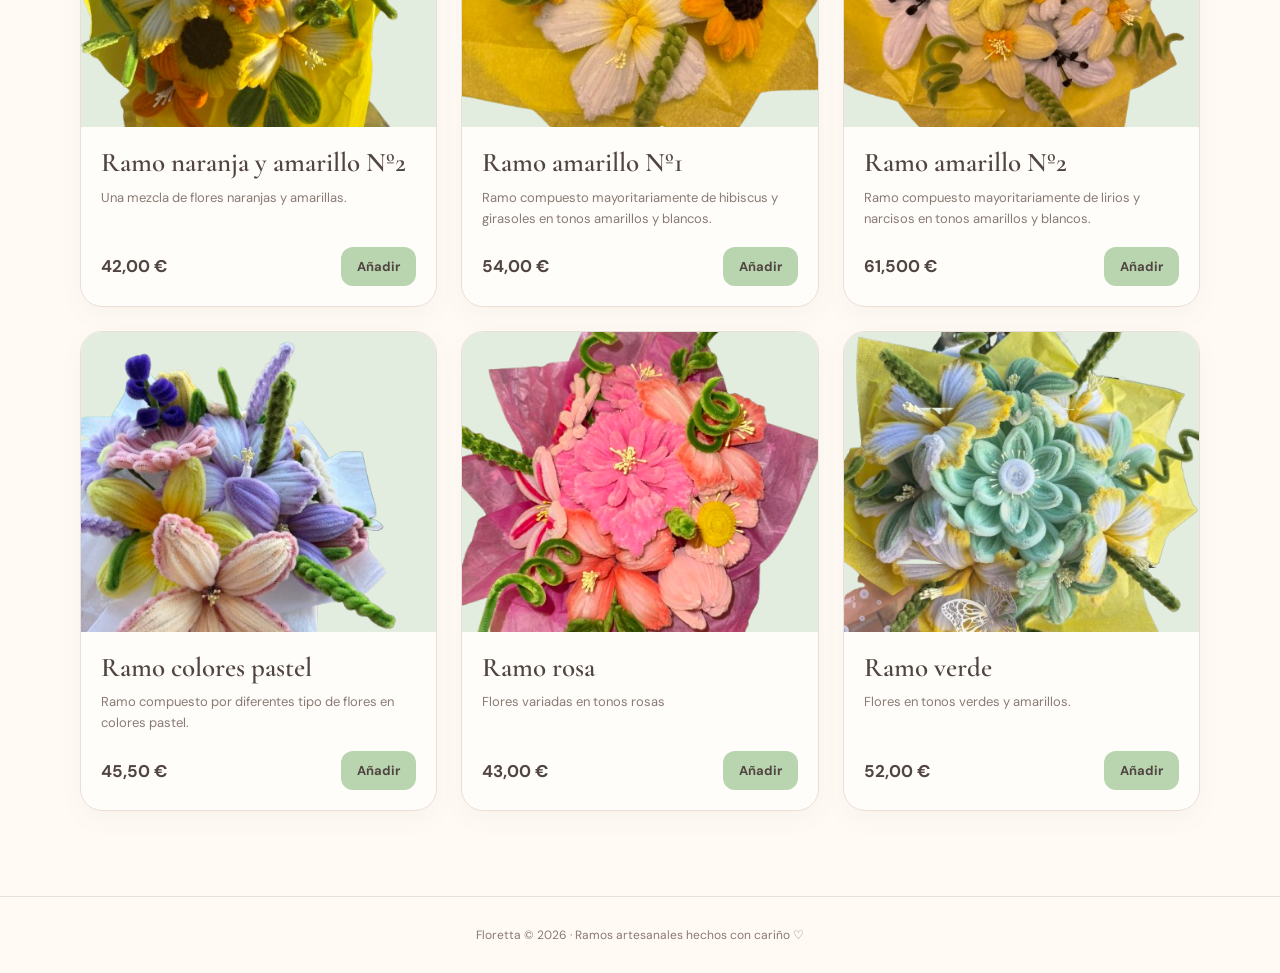
<file: ramos.html>
<!DOCTYPE html>
<html lang="es">
<head>
  <meta charset="UTF-8">
  <meta name="viewport" content="width=device-width, initial-scale=1.0">
  <meta name="description" content="Floretta: ramos artesanales hechos a mano para durar para siempre.">
  <title>Floretta — Ramos artesanales</title>

  <link rel="preconnect" href="https://fonts.googleapis.com">
  <link rel="preconnect" href="https://fonts.gstatic.com" crossorigin>
  <link href="https://fonts.googleapis.com/css2?family=Cormorant+Garamond:wght@400;500;600;700&family=DM+Sans:wght@400;500;600;700&display=swap" rel="stylesheet">

  <style>
    :root {
      --fondo: #fffaf4;
      --blanco: #fffdf9;
      --rosa: #e9a7b8;
      --rosa-claro: #f8dfe6;
      --verde: #b9d5b0;
      --amarillo: #f5df9c;
      --lavanda: #d9c9e9;
      --texto: #514541;
      --secundario: #897a74;
      --borde: #eaded8;
    }

    * {
      box-sizing: border-box;
      margin: 0;
      padding: 0;
    }

    html {
      scroll-behavior: smooth;
    }

    body {
      font-family: "DM Sans", sans-serif;
      color: var(--texto);
      background: var(--fondo);
      min-height: 100vh;
    }

    a {
      color: inherit;
      text-decoration: none;
    }

    /* NAVEGACIÓN */
    nav {
      position: sticky;
      top: 12px;
      z-index: 100;
      width: calc(100% - 32px);
      max-width: 1200px;
      margin: 12px auto 0;
      padding: 12px 20px;
      display: flex;
      align-items: center;
      justify-content: space-between;
      gap: 20px;
      background: rgba(255, 253, 249, .95);
      border: 1px solid var(--borde);
      border-radius: 20px;
      box-shadow: 0 8px 25px #78645a12;
      backdrop-filter: blur(14px);
    }

    .logo-wrap {
      display: flex;
      align-items: center;
      gap: 10px;
      flex-shrink: 0;
    }

    .logo-img {
      width: 45px;
      height: 45px;
      object-fit: contain;
    }

    .brand-name {
      font-family: "Cormorant Garamond", serif;
      font-size: 29px;
      font-weight: 700;
    }

    .links {
      display: flex;
      align-items: center;
      gap: 5px;
    }

    .links a {
      padding: 10px 12px;
      border-radius: 12px;
      color: var(--secundario);
      font-size: 13px;
      transition: background .25s, color .25s;
    }

    .links a:hover,
    .links a.active {
      background: var(--rosa-claro);
      color: var(--texto);
    }

    /* CABECERA */
    .page-hero {
      text-align: center;
      padding: 75px 20px 50px;
    }

    .eyebrow {
      display: inline-block;
      padding: 9px 15px;
      margin-bottom: 20px;
      border-radius: 30px;
      background: var(--rosa-claro);
      color: #946b77;
      font-size: 12px;
      letter-spacing: .5px;
    }

    h1 {
      font-family: "Cormorant Garamond", serif;
      font-size: clamp(44px, 7vw, 72px);
      font-weight: 600;
      line-height: 1.05;
    }

    .gradient {
      color: #bb8292;
    }

    .page-hero p {
      max-width: 580px;
      margin: 16px auto 0;
      color: var(--secundario);
      font-size: 15px;
      line-height: 1.8;
    }

    /* CATÁLOGO */
    .section {
      width: calc(100% - 32px);
      max-width: 1120px;
      margin: 0 auto;
      padding: 10px 0 85px;
    }

    .grid {
      display: grid;
      grid-template-columns: repeat(3, minmax(0, 1fr));
      gap: 24px;
    }

    .card {
      min-width: 0;
      overflow: hidden;
      background: var(--blanco);
      border: 1px solid var(--borde);
      border-radius: 22px;
      box-shadow: 0 8px 24px #78645a0c;
      transition: transform .3s ease, box-shadow .3s ease;
    }

    .card:hover {
      transform: translateY(-6px);
      box-shadow: 0 18px 35px #78645a20;
    }

    /* IMAGEN: OCUPA TODO EL MARCO */
    .product-art {
      width: 100%;
      height: 300px;
      overflow: hidden;
      display: flex;
      align-items: center;
      justify-content: center;
      background: var(--rosa-claro);
    }

    .product-art.pink { background: #f8dfe6; }
    .product-art.green { background: #e3eddf; }
    .product-art.yellow { background: #fff0c9; }
    .product-art.lav { background: #eee5f5; }
    .product-art.blue { background: #e1eef5; }

    .product-art img {
      display: block;
      width: 100%;
      height: 100%;
      max-width: 100%;
      max-height: 100%;
      object-fit: cover;
      object-position: center;
    }

    .info {
      padding: 20px;
    }

    .info h2,
    .info h3 {
      font-family: "Cormorant Garamond", serif;
      font-size: 27px;
      font-weight: 600;
      line-height: 1.2;
    }

    .desc {
      min-height: 42px;
      margin-top: 8px;
      color: var(--secundario);
      font-size: 13px;
      line-height: 1.6;
    }

    .row {
      display: flex;
      align-items: center;
      justify-content: space-between;
      flex-wrap: wrap;
      gap: 12px;
      margin-top: 17px;
    }

    .price {
      font-size: 17px;
      font-weight: 700;
      white-space: nowrap;
    }

    .add {
      padding: 11px 16px;
      border: none;
      border-radius: 12px;
      background: var(--verde);
      color: var(--texto);
      font-family: inherit;
      font-size: 13px;
      font-weight: 700;
      cursor: pointer;
      transition: transform .2s, background .2s;
    }

    .add:hover {
      background: #a6c99d;
      transform: scale(1.04);
    }

    /* PIE DE PÁGINA */
    footer {
      padding: 30px 20px;
      border-top: 1px solid var(--borde);
      color: var(--secundario);
      text-align: center;
      font-size: 12px;
    }

    /* ANIMACIONES */
    .reveal {
      animation: aparecer .65s ease both;
    }

    @keyframes aparecer {
      from {
        opacity: 0;
        transform: translateY(18px);
      }
      to {
        opacity: 1;
        transform: translateY(0);
      }
    }

    #toast {
      position: fixed;
      right: 20px;
      bottom: 20px;
      z-index: 200;
      max-width: calc(100% - 40px);
      padding: 14px 18px;
      border: 1px solid var(--borde);
      border-radius: 14px;
      background: var(--blanco);
      box-shadow: 0 10px 30px #78645a22;
      font-size: 13px;
      opacity: 0;
      transform: translateY(15px);
      pointer-events: none;
      transition: .25s;
    }

    #toast.show {
      opacity: 1;
      transform: translateY(0);
    }

    /* TABLET */
    @media (max-width: 850px) {
      .grid {
        grid-template-columns: repeat(2, minmax(0, 1fr));
        gap: 16px;
      }

      .product-art {
        height: 260px;
      }

      nav {
        padding: 10px 12px;
      }

      .links a {
        padding: 9px 8px;
        font-size: 12px;
      }
    }

    /* MÓVIL */
    @media (max-width: 560px) {
      nav {
        position: relative;
        top: 0;
        flex-direction: column;
        gap: 8px;
      }

      .links {
        width: 100%;
        justify-content: center;
        flex-wrap: wrap;
      }

      .links a {
        font-size: 11px;
        padding: 8px;
      }

      .page-hero {
        padding: 55px 18px 35px;
      }

      h1 {
        font-size: 46px;
      }

      .page-hero p {
        font-size: 14px;
      }

      .grid {
        grid-template-columns: 1fr;
        max-width: 400px;
        margin: 0 auto;
      }

      .product-art {
        height: 320px;
      }

      .info {
        padding: 18px;
      }
    }

    @media (prefers-reduced-motion: reduce) {
      *, *::before, *::after {
        animation-duration: .01ms !important;
        transition-duration: .01ms !important;
        scroll-behavior: auto !important;
      }
    }
  </style>
</head>

<body>
  <nav>
    <a class="logo-wrap" href="index.html">
      <img alt="Logo de Floretta" class="logo-img" src="logo-floretta.png">
      <span class="brand-name">Floretta</span>
    </a>

    <div class="links">
      <a href="index.html">Inicio</a>
      <a class="active" href="ramos.html">💐 Ramos</a>
      <a href="flores.html">🌷 Flores sueltas</a>
      <a href="carrito.html">🛒 Carrito (<span id="count">0</span>)</a>
    </div>
  </nav>

  <main>
    <section class="page-hero">
      <span class="eyebrow">💐 Colección de ramos</span>
      <h1>Ramos <span class="gradient">hechos a mano</span></h1>
      <p>
        Composiciones artesanales preparadas para regalar,
        decorar tu espacio y conservar un recuerdo especial.
      </p>
    </section>

    <section class="section">
      <div class="grid">

        <article class="card reveal">
          <div class="product-art pink">
            <img src="img/flor_azul.png" alt="">
          </div>
          <div class="info">
            <h3>Ramo azul Nº1</h3>
            <p class="desc">Flores en  diferentes tonos azules y blanco .</p>
            <div class="row">
              <span class="price">60,00 €</span>
              <button class="add" data-name="Ramo azul Nº1" data-price="60,00 €">Añadir</button>
            </div>
          </div>
        </article>

        <article class="card reveal">
          <div class="product-art green">
            <img src="img/Ramo_azul_flordeloto.png" alt="">
          </div>
          <div class="info">
            <h3>Ramo azul Nº2</h3>
            <p class="desc">Flores azuladas, con una flor de loto en el centro.</p>
            <div class="row">
              <span class="price">47,00 €</span>
              <button class="add" data-name="Ramo azul Nº2" data-price="47,00 €">Añadir</button>
            </div>
          </div>
        </article>

        <article class="card reveal">
          <div class="product-art yellow">
            <img src="img/ramo_azulybeige.png" alt="Ramo azul Nº3">
          </div>
          <div class="info">
            <h3>Ramo azul Nº3</h3>
            <p class="desc">Flores azuladas con un toque de beige.</p>
            <div class="row">
              <span class="price">32,00 €</span>
              <button class="add" data-name="Ramo azul Nº3" data-price="32,00€">Añadir</button>
            </div>
          </div>
        </article>

        <article class="card reveal">
          <div class="product-art lav">
            <img src="img/ramo_granate.png" alt="Ramo granate">
          </div>
          <div class="info">
            <h3>Ramo granate</h3>
            <p class="desc">Flores en tonos granates y blancos.</p>
            <div class="row">
              <span class="price">42,00 €</span>
              <button class="add" data-name="Ramo granate" data-price="42,00 €">Añadir</button>
            </div>
          </div>
        </article>

        <article class="card reveal">
          <div class="product-art green">
            <img src="img/Ramo_rosas-rojas.png" alt="Ramo de rosas rojas">
          </div>
          <div class="info">
            <h3>Ramo de rosas rojas</h3>
            <p class="desc">Rosas rojas, con detalles en verde y blanco.</p>
            <div class="row">
              <span class="price">58,00 €</span>
              <button class="add" data-name="Ramo de rosas rojas" data-price="58,00 €">Añadir</button>
            </div>
          </div>
        </article>

        <article class="card reveal">
          <div class="product-art pink">
            <img src="img/ramo_naranjayamarillo_flordeloto.png" alt="Ramo naranje y amarillo">
          </div>
          <div class="info">
            <h3>Ramo naranja y amarillo Nº1</h3>
            <p class="desc">Flores de color amarillo y naranja, con una flor de loto central.</p>
            <div class="row">
              <span class="price">56,50 €</span>
              <button class="add" data-name="Ramo naranja y amarillo" data-price="56,50 €">Añadir</button>
            </div>
          </div>
        </article>

        <article class="card reveal">
          <div class="product-art green">
            <img src="img/Ramo_amarillo_naranja.png" alt="Ramo naranje y amarillo Nº2">
          </div>
          <div class="info">
            <h3>Ramo naranja y amarillo Nº2 </h3>
            <p class="desc">Una mezcla de flores naranjas y amarillas.</p>
            <div class="row">
              <span class="price">42,00 €</span>
              <button class="add" data-name="Ramo naranja y amarillo Nº2" data-price="41,00 €">Añadir</button>
            </div>
          </div>
        </article>

 <article class="card reveal">
          <div class="product-art green">
            <img src="img/Ramo_amarilloyblanco_girasoles.png" alt="Ramo amarillo Nº1">
          </div>
          <div class="info">
            <h3>Ramo amarillo Nº1 </h3>
            <p class="desc"> Ramo compuesto mayoritariamente de hibiscus y girasoles en tonos amarillos y blancos.</p>
            <div class="row">
              <span class="price">54,00 €</span>
              <button class="add" data-name="Ramo amarillo Nº1" data-price="54,00 €">Añadir</button>
            </div>
          </div>
        </article>

<article class="card reveal">
          <div class="product-art green">
            <img src="img/Ramo_amarilloyblanco_lirio.png" alt="Ramo amarillo Nº2">
          </div>
          <div class="info">
            <h3>Ramo amarillo Nº2 </h3>
            <p class="desc"> Ramo compuesto mayoritariamente de lirios y narcisos en tonos amarillos y blancos.</p>
            <div class="row">
              <span class="price">61,500 €</span>
              <button class="add" data-name="Ramo amarillo Nº2" data-price="61,50 €">Añadir</button>
            </div>
          </div>
        </article>

        <article class="card reveal">
          <div class="product-art green">
            <img src="img/ramo_colores_pastel.png" alt="Ramo colores pastel">
          </div>
          <div class="info">
            <h3>Ramo colores pastel </h3>
            <p class="desc"> Ramo compuesto por diferentes tipo de flores en colores pastel.</p>
            <div class="row">
              <span class="price">45,50 €</span>
              <button class="add" data-name="Ramo colores pastel" data-price="45,50 €">Añadir</button>
            </div>
          </div>
        </article>

         <article class="card reveal">
          <div class="product-art green">
            <img src="img/ramo_rosa.png" alt="Ramo rosa">
          </div>
          <div class="info">
            <h3>Ramo rosa </h3>
            <p class="desc"> Flores variadas en tonos rosas</p>
            <div class="row">
              <span class="price">43,00 €</span>
              <button class="add" data-name="Ramo rosa" data-price="43,00 €">Añadir</button>
            </div>
          </div>
        </article>

         <article class="card reveal">
          <div class="product-art green">
            <img src="img/ramo_verde_amarillo.png" alt="Ramo verde">
          </div>
          <div class="info">
            <h3>Ramo verde </h3>
            <p class="desc"> Flores en tonos verdes y amarillos.</p>
            <div class="row">
              <span class="price">52,00 €</span>
              <button class="add" data-name="Ramo verde" data-price="52,00 €">Añadir</button>
            </div>
          </div>
        </article>

      </div>
    </section>
  </main>

  <footer>
    Floretta © 2026 · Ramos artesanales hechos con cariño ♡
  </footer>

  <div id="toast" role="status" aria-live="polite"></div>

  <script>
    // Carrito compartido entre páginas mediante localStorage.
    let cart = [];

    try {
      cart = JSON.parse(localStorage.getItem("floresCart") || "[]");
      if (!Array.isArray(cart)) cart = [];
    } catch (error) {
      cart = [];
    }

    const count = document.getElementById("count");
    const toast = document.getElementById("toast");

    function updateCount() {
      count.textContent = cart.length;
    }

    function showToast(message) {
      toast.textContent = message;
      toast.classList.add("show");

      window.clearTimeout(showToast.timer);
      showToast.timer = window.setTimeout(() => {
        toast.classList.remove("show");
      }, 2000);
    }

    document.querySelectorAll(".add").forEach(button => {
      button.addEventListener("click", () => {
        cart.push({
          name: button.dataset.name,
          price: button.dataset.price
        });

        localStorage.setItem("floresCart", JSON.stringify(cart));
        updateCount();
        showToast("🌸 " + button.dataset.name + " añadido al carrito");
      });
    });

    updateCount();
  </script>
</body>
</html>
</file>
<file: style.css>
@import url('https://fonts.googleapis.com/css2?family=Cormorant+Garamond:wght@400;500;600;700&family=DM+Sans:wght@400;500;600;700&display=swap');

:root {
    --cream: #fffaf4;
    --white: #fffdf9;
    --pink: #f3c1ce;
    --pink-dark: #b87882;
    --green: #b9d5b0;
    --yellow: #f5df9c;
    --lavender: #d9c9e9;
    --brown: #514541;
    --muted: #897a74;
    --line: #5145411a;
    --shadow: 0 12px 34px #806c5c18;
}

* { box-sizing: border-box; }
html { scroll-behavior: smooth; }
body {
    margin: 0;
    min-height: 100vh;
    color: var(--brown);
    background:
        radial-gradient(circle at 8% 12%, #f3c1ce35, transparent 24rem),
        radial-gradient(circle at 92% 18%, #b9d5b035, transparent 24rem),
        var(--cream);
    font-family: "DM Sans", sans-serif;
    font-size: 16px;
    line-height: 1.65;
    -webkit-font-smoothing: antialiased;
}
a { color: inherit; text-decoration: none; }
img { max-width: 100%; }
p { margin: 0 0 1rem; color: var(--muted); }
h1, h2, h3 {
    margin: 0;
    font-family: "Cormorant Garamond", Georgia, serif;
    font-weight: 600;
    line-height: 1.12;
    letter-spacing: -.02em;
}
h1 { font-size: clamp(2.8rem, 6vw, 5rem); }
h2 { font-size: clamp(2rem, 4vw, 2.8rem); }
h3 { font-size: 1.65rem; }
nav {
    position: sticky;
    top: 10px;
    z-index: 30;
    width: min(1120px, calc(100% - 32px));
    margin: 10px auto 0;
    padding: 12px 18px;
    display: flex;
    justify-content: space-between;
    align-items: center;
    gap: 20px;
    border: 1px solid var(--line);
    border-radius: 22px;
    background: #fffdf9ed;
    backdrop-filter: blur(16px);
    box-shadow: 0 8px 26px #806c5c12;
}
.logo-wrap { display: inline-flex; align-items: center; gap: 10px; flex-shrink: 0; }
.logo-img { display: block; width: 52px; height: 52px; object-fit: contain; }
.brand-name { font-family: "Cormorant Garamond", Georgia, serif; font-size: 1.8rem; font-weight: 700; color: var(--pink-dark); }
.links { display: flex; flex-wrap: wrap; align-items: center; justify-content: flex-end; gap: 5px; }
.links a { display: inline-flex; align-items: center; padding: 9px 12px; border-radius: 12px; color: #796c67; font-size: .9rem; transition: background .2s, color .2s; }
.links a:hover, .links a.active { background: #f3c1ce66; color: var(--brown); }
.hero { min-height: 62vh; padding: 100px 20px 70px; display: grid; place-items: center; text-align: center; }
.hero-inner { width: min(850px, 100%); }
.eyebrow { display: inline-block; margin-bottom: 18px; padding: 8px 15px; border-radius: 999px; background: #f3c1ce66; color: #785e66; font-size: .82rem; font-weight: 600; }
.gradient { background: linear-gradient(100deg, #dc8fa5, #86aa7e, #d8b650); -webkit-background-clip: text; background-clip: text; color: transparent; }
.hero p { max-width: 620px; margin: 22px auto 28px; font-size: 1.05rem; line-height: 1.85; }
.btn { display: inline-flex; align-items: center; justify-content: center; gap: 8px; padding: 12px 19px; border: 0; border-radius: 13px; background: var(--pink-dark); color: white; font: inherit; font-weight: 700; line-height: 1.4; cursor: pointer; transition: transform .2s, box-shadow .2s; box-shadow: 0 8px 22px #d995a633; }
.btn:hover { transform: translateY(-2px); box-shadow: 0 12px 28px #d995a644; }
.btn-secondary { background: var(--green); color: var(--brown); box-shadow: none; }
.section { width: min(1120px, calc(100% - 32px)); margin: 0 auto; padding: 35px 0 85px; }
.section-title, .page-hero { text-align: center; }
.section-title { margin-bottom: 32px; }
.section-title p, .page-hero p { margin: 10px auto 0; max-width: 650px; }
.page-hero { padding: 75px 20px 35px; }
.page-hero h1 { margin: 0 auto; }
.grid { display: grid; grid-template-columns: repeat(3, minmax(0, 1fr)); gap: 22px; }
.card { min-width: 0; padding: 12px; overflow: hidden; border: 1px solid var(--line); border-radius: 24px; background: var(--white); box-shadow: var(--shadow); transition: transform .3s, box-shadow .3s; }
.card:hover { transform: translateY(-5px); box-shadow: 0 20px 42px #806c5c22; }
.product-art { height: 230px; display: grid; place-items: center; border-radius: 17px; font-size: 4.5rem; }
.product-art.pink { background: linear-gradient(145deg, #f9d9e1, #f3c1ce, #fff0c5); }
.product-art.green { background: linear-gradient(145deg, #deebd8, #b9d5b0, #f7e8b0); }
.product-art.yellow { background: linear-gradient(145deg, #fff0c5, #f5df9c, #f7d4de); }
.product-art.lav { background: linear-gradient(145deg, #eadff2, #d9c9e9, #f7d7df); }
.product-art.blue { background: linear-gradient(145deg, #d8e9ef, #b9d9e8, #e4d9f1); }
.info { padding: 17px 7px 7px; }
.info h3 { margin-bottom: 5px; }
.desc { min-height: 2.7em; margin: 0 0 15px; font-size: .88rem; line-height: 1.5; }
.row { display: flex; align-items: center; justify-content: space-between; gap: 12px; }
.price { font-size: 1.1rem; font-weight: 700; white-space: nowrap; }
.add { padding: 9px 13px; border: 0; border-radius: 11px; background: var(--green); color: var(--brown); font: inherit; font-weight: 700; cursor: pointer; transition: transform .2s; }
.add:hover { transform: scale(1.04); }
.categories { display: grid; grid-template-columns: repeat(2, minmax(0, 1fr)); gap: 22px; }
.category { min-height: 235px; padding: 30px; display: flex; flex-direction: column; align-items: flex-start; justify-content: flex-end; border: 1px solid var(--line); border-radius: 26px; transition: transform .3s; }
.category:hover { transform: translateY(-5px); }
.category h3 { margin-bottom: 8px; font-size: 2.1rem; }
.category p { margin-bottom: 16px; }
.cat-pink { background: linear-gradient(135deg, #f7d9e1, #f3c1ce); }
.cat-green { background: linear-gradient(135deg, #deebda, #b9d5b0); }
footer { margin-top: 30px; padding: 28px 18px; border-top: 1px solid var(--line); color: #948781; text-align: center; font-size: .85rem; }
.empty-cart { padding: 42px 24px; border: 1px solid var(--line); border-radius: 24px; background: var(--white); text-align: center; box-shadow: var(--shadow); }
.empty-cart h2 { margin-bottom: 10px; }
.empty-cart p { margin-bottom: 22px; }
.cart-list { display: grid; gap: 10px; }
.cart-item { display: flex; align-items: center; justify-content: space-between; gap: 18px; padding: 16px 18px; border: 1px solid var(--line); border-radius: 16px; background: var(--white); }
.cart-item-name { overflow-wrap: anywhere; }
.cart-total { display: flex; justify-content: space-between; gap: 15px; margin-top: 20px; padding: 20px 5px; border-top: 1px solid var(--line); font-size: 1.2rem; }
.cart-actions { display: flex; justify-content: flex-end; flex-wrap: wrap; gap: 12px; }
.checkout-note { margin-top: 15px; text-align: right; font-size: .85rem; }
#toast { position: fixed; right: 20px; bottom: 20px; z-index: 60; max-width: calc(100% - 40px); padding: 13px 17px; border: 1px solid var(--line); border-radius: 15px; background: var(--white); box-shadow: 0 15px 45px #806c5c30; opacity: 0; transform: translateY(100px); transition: .3s; font-size: .9rem; font-weight: 700; }
#toast.show { opacity: 1; transform: none; }
.reveal { opacity: 0; transform: translateY(18px); transition: opacity .7s, transform .7s; }
.reveal.show { opacity: 1; transform: none; }
@media (max-width: 800px) {
    nav { align-items: flex-start; flex-direction: column; gap: 8px; }
    .links { justify-content: flex-start; width: 100%; }
    .links a { padding: 8px 10px; }
    .grid { grid-template-columns: repeat(2, minmax(0, 1fr)); gap: 15px; }
    .product-art { height: 190px; }
    .page-hero { padding-top: 55px; }
}
@media (max-width: 520px) {
    body { font-size: 15px; }
    nav { position: relative; top: auto; }
    .brand-name { font-size: 1.55rem; }
    .logo-img { width: 43px; height: 43px; }
    .links { gap: 2px; }
    .links a { padding: 7px 8px; font-size: .78rem; }
    .hero { min-height: 55vh; padding: 70px 18px 50px; }
    .grid, .categories { grid-template-columns: 1fr; }
    .product-art { height: 240px; }
    .section { padding-bottom: 55px; }
    .category { min-height: 200px; padding: 24px; }
    .cart-item { align-items: flex-start; }
    .cart-actions { justify-content: stretch; }
    .cart-actions .btn { width: 100%; }
}
</file>
